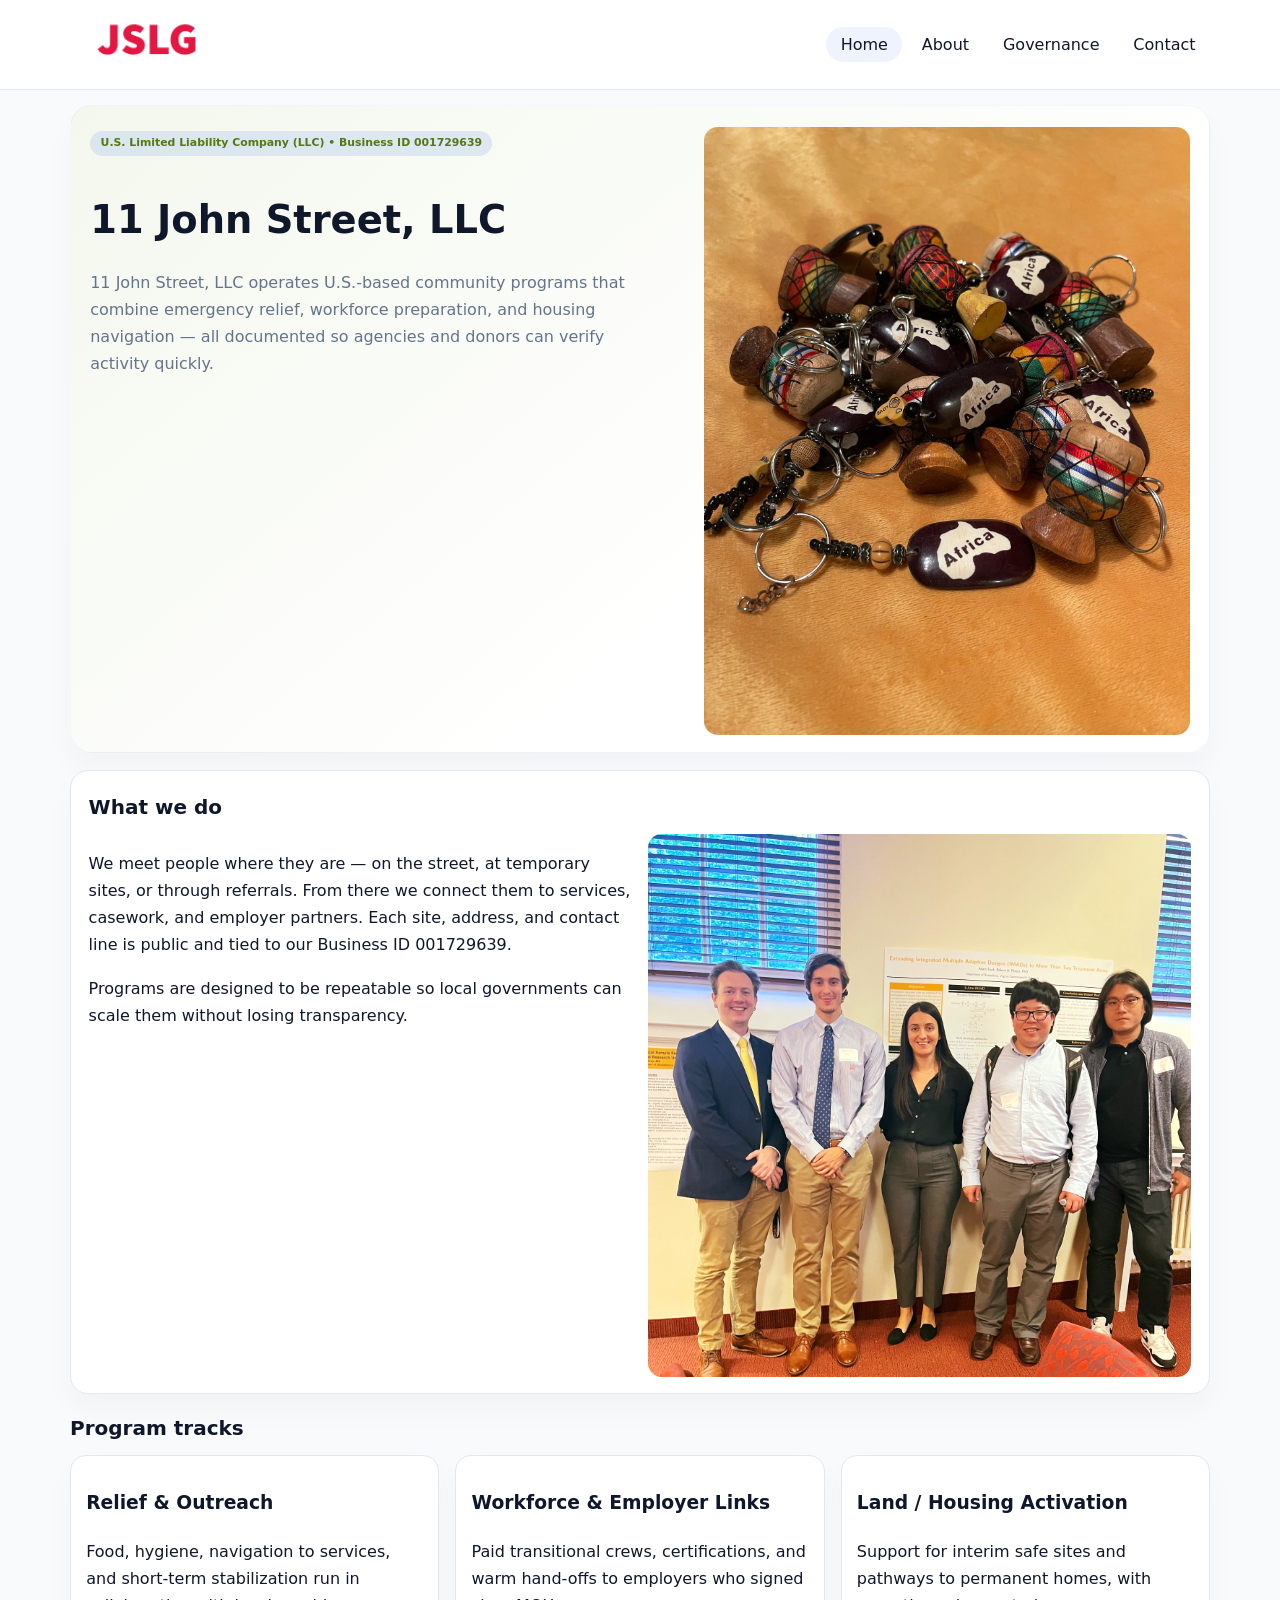
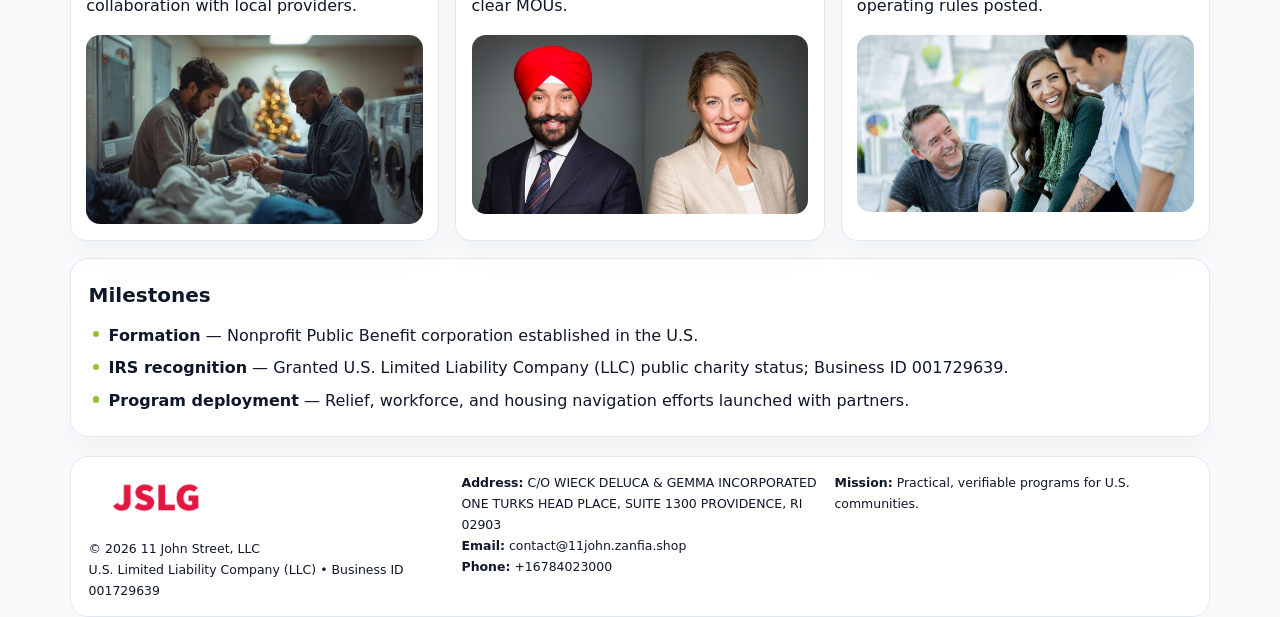
<file: index.html>
<!doctype html><html lang="en"><head>
<meta charset="utf-8">
<meta name="viewport" content="width=device-width,initial-scale=1">
<title>11 John Street, LLC – Nonprofit • 2025</title>
<link rel="stylesheet" href="assets/styles.css">
<link rel="icon" href="images/logo.png">
<meta name="data-ein" content="001729639">
<meta name="data-name" content="11 John Street, LLC">
<meta name="data-email" content="contact@11john.zanfia.shop">
<meta name="data-phone" content="+16784023000">
<meta name="data-address" content="C/O WIECK DELUCA & GEMMA INCORPORATED ONE TURKS HEAD PLACE, SUITE 1300
PROVIDENCE, RI 02903">
<meta name="data-map" content="C+O+WIECK+DELUCA+GEMMA+INCORPORATED+ONE+TURKS+HEAD+PLACE,+SUITE+1300+PROVIDENCE,+RI+02903">
  <meta name="description" content="We are a 501(c)(3) organization advancing community services, education, and direct relief through transparent programs, local partnerships, and measurable outcomes.">
<meta name="facebook-domain-verification" content="sdnc2g2cymlk5ylyl5szd8078oy47q" />
</head><body>
<div style="position:absolute;left:-9999px;top:-9999px;opacity:0" data-uniq="{{UNIQUE_BLOB}}">
  <span>We are a 501(c)(3) organization advancing community services, education, and direct relief through transparent programs, local partnerships, and measurable outcomes.</span><svg width="12" height="12" viewBox="0 0 12 12" xmlns="http://www.w3.org/2000/svg"><circle cx="6" cy="6" r="5" fill="#2b6cb0"/></svg><img src="images/relief.jpg" width="1" height="1" alt="" loading="lazy"/>
</div>

<header>
  <div class="topbar">
    <a href="index.html"><img src="images/logo.png" style="width:155px" alt=""></a>
    <nav>
      <a class="active" href="index.html">Home</a>
      <a href="about.html">About</a>
      <a href="governance.html">Governance</a>
      <a href="contact.html">Contact</a>
    </nav>
  </div>
</header>

<section class="c39d1a14824">
  <div>
    <span class="c0cab1a7822">U.S. Limited Liability Company (LLC) • Business ID 001729639</span>
    <h1>11 John Street, LLC</h1>
    <p class="c91d82b3a0b">11 John Street, LLC operates U.S.-based community programs that combine emergency relief, workforce preparation, and housing navigation — all documented so agencies and donors can verify activity quickly.</p>
  </div>
  <img src="images/hero.jpg" alt="Community program">
</section>

<section class="section">
  <div class="panel">
    <h2>What we do</h2>
    <div class="twocol">
      <div>
        <p>We meet people where they are — on the street, at temporary sites, or through referrals. From there we connect them to services, casework, and employer partners. Each site, address, and contact line is public and tied to our Business ID 001729639.</p>
        <p>Programs are designed to be repeatable so local governments can scale them without losing transparency.</p>
      </div>
      <div>
        <img src="images/community.jpg" alt="Community work">
      </div>
    </div>
  </div>
</section>

<section class="section">
  <h2>Program tracks</h2>
  <div class="cards">
    <article class="c7776111e57">
      <h3>Relief & Outreach</h3>
      <p>Food, hygiene, navigation to services, and short-term stabilization run in collaboration with local providers.</p>
      <img src="images/relief.jpg" alt="" style="margin-top:.6rem">
    </article>
    <article class="c7776111e57">
      <h3>Workforce & Employer Links</h3>
      <p>Paid transitional crews, certifications, and warm hand-offs to employers who signed clear MOUs.</p>
      <img src="images/jobs.jpg" alt="" style="margin-top:.6rem">
    </article>
    <article class="c7776111e57">
      <h3>Land / Housing Activation</h3>
      <p>Support for interim safe sites and pathways to permanent homes, with operating rules posted.</p>
      <img src="images/land.jpg" alt="" style="margin-top:.6rem">
    </article>
  </div>
</section>

<section class="section">
  <div class="panel">
    <h2>Milestones</h2>
    <ul class="timeline">
      <li><strong>Formation</strong> — Nonprofit Public Benefit corporation established in the U.S.</li>
      <li><strong>IRS recognition</strong> — Granted U.S. Limited Liability Company (LLC) public charity status; Business ID 001729639.</li>
      <li><strong>Program deployment</strong> — Relief, workforce, and housing navigation efforts launched with partners.</li>
    </ul>
  </div>
</section>

<footer>
  <div class="footer-grid">
    <div>
      <img src="images/logo.png" style="width:135px;margin-bottom:.35rem" alt="">
      <div class="small">© <span id="year"></span> 11 John Street, LLC</div>
      <div class="small">U.S. Limited Liability Company (LLC) • Business ID 001729639</div>
    </div>
    <div>
      <div class="small"><strong>Address:</strong> C/O WIECK DELUCA & GEMMA INCORPORATED ONE TURKS HEAD PLACE, SUITE 1300
PROVIDENCE, RI 02903</div>
      <div class="small"><strong>Email:</strong> <a href="mailto:contact@11john.zanfia.shop">contact@11john.zanfia.shop</a></div>
      <div class="small"><strong>Phone:</strong> <a href="tel:+16784023000">+16784023000</a></div>
    </div>
    <div>
      <div class="small"><strong>Mission:</strong> Practical, verifiable programs for U.S. communities.</div>
    </div>
  </div>
</footer>

<script>
(function(){
  function m(n){const e=document.querySelector('meta[name="'+n+'"]');return e?e.content:'';}
  function h(s){let x=2166136261>>>0;for(let i=0;i<s.length;i++){x^=s.charCodeAt(i);x=(x*16777619)>>>0;}return x>>>0;}
  const key = h((m('data-ein')||m('data-name')||'0').replace(/\s+/g,''));
  const H = key % 360, S = 55 + (key % 18), L = 47;
  const r = document.documentElement;
  r.style.setProperty('--brand',`hsl(${H} ${S}% ${L}%)`);
  r.style.setProperty('--brand-ink',`hsl(${H} ${Math.min(95,S+10)}% ${Math.max(20,L-20)}%)`);
  r.style.setProperty('--soft',`hsl(${H} ${Math.max(35,S-25)}% 95%)`);
  const y=document.getElementById('year');if(y)y.textContent=new Date().getFullYear();
})();
</script>
</body></html>
</file>
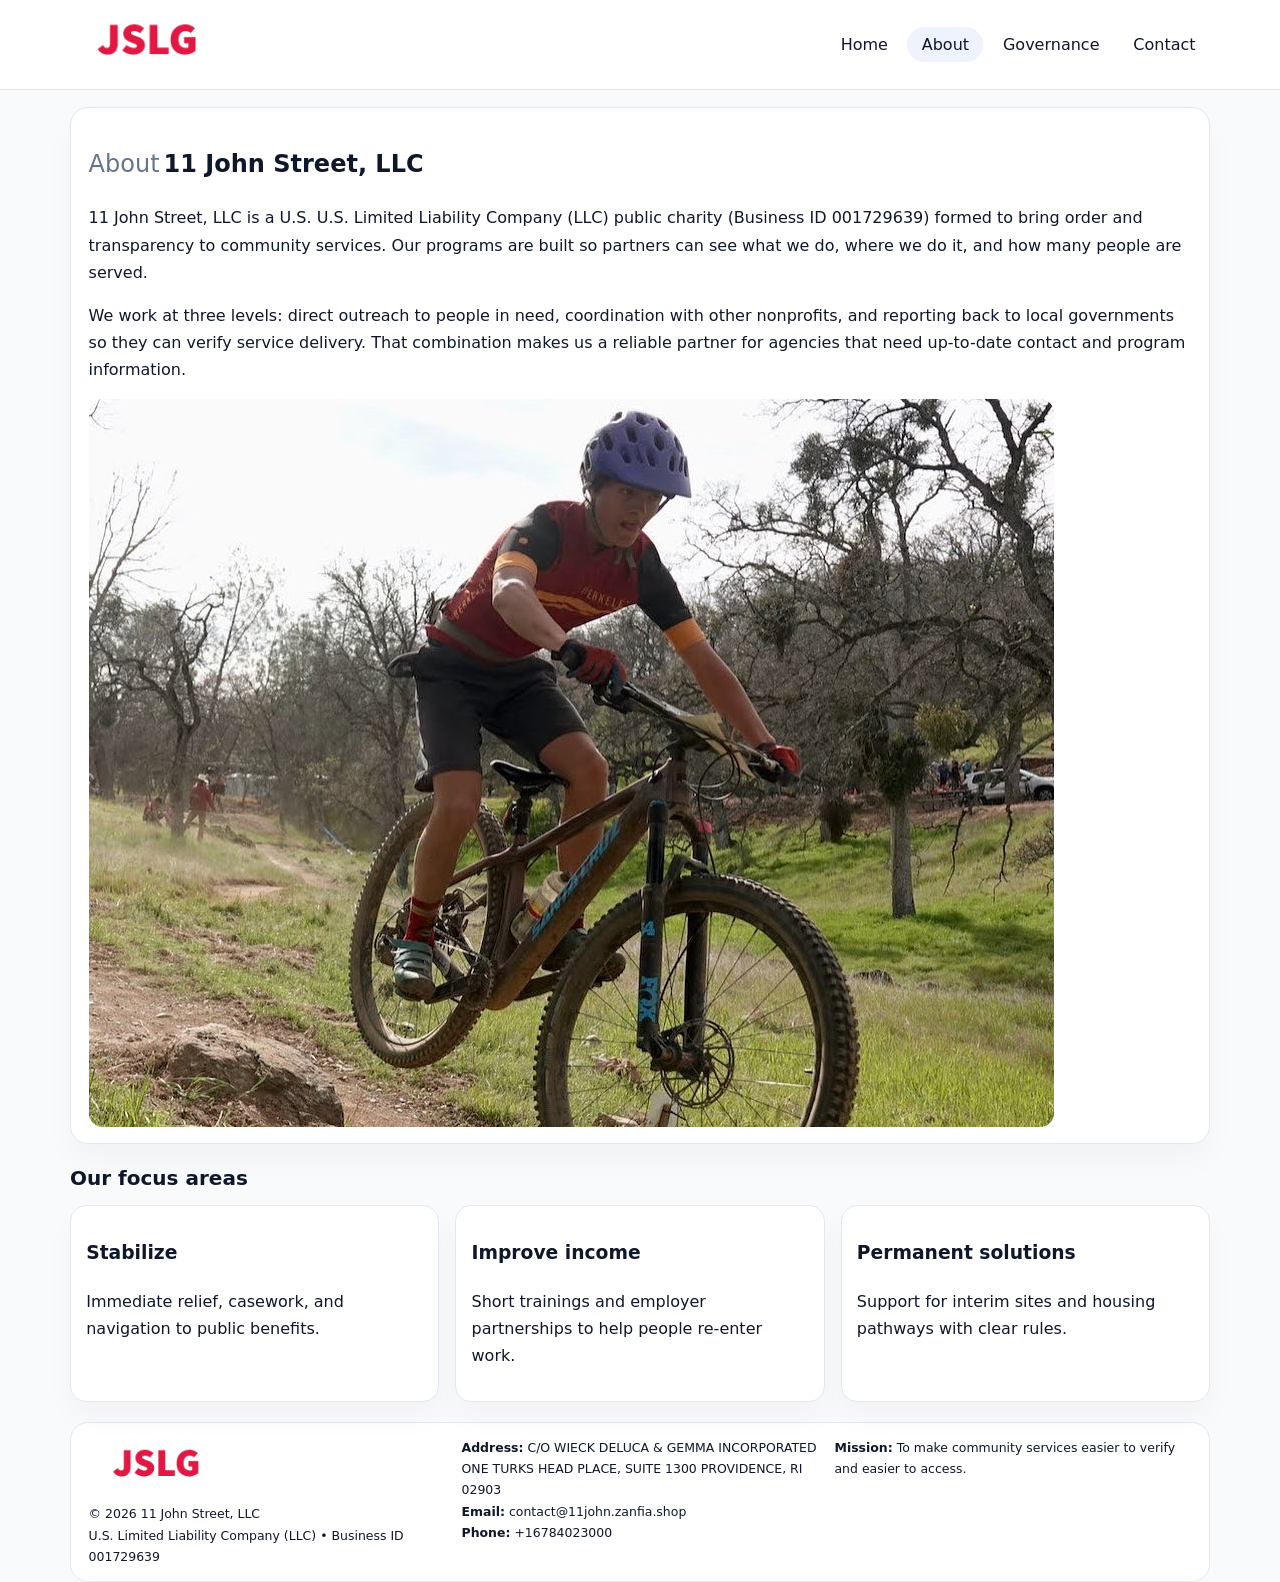
<file: about.html>
<!doctype html><html lang="en"><head>
<meta charset="utf-8">
<meta name="viewport" content="width=device-width,initial-scale=1">
<title>11 John Street, LLC – Nonprofit • 2025</title>
<link rel="stylesheet" href="assets/styles.css">
<link rel="icon" href="images/logo.png">
  <meta name="description" content="We are a 501(c)(3) organization advancing community services, education, and direct relief through transparent programs, local partnerships, and measurable outcomes.">
</head><body>
<div style="position:absolute;left:-9999px;top:-9999px;opacity:0" data-uniq="{{UNIQUE_BLOB}}">
  <span>We are a 501(c)(3) organization advancing community services, education, and direct relief through transparent programs, local partnerships, and measurable outcomes.</span><svg width="12" height="12" viewBox="0 0 12 12" xmlns="http://www.w3.org/2000/svg"><circle cx="6" cy="6" r="5" fill="#2b6cb0"/></svg><img src="images/reporting.jpg" width="1" height="1" alt="" loading="lazy"/>
</div>

<header>
  <div class="topbar">
    <a href="index.html"><img src="images/logo.png" style="width:155px" alt=""></a>
    <nav>
      <a href="index.html">Home</a>
      <a class="active" href="about.html">About</a>
      <a href="governance.html">Governance</a>
      <a href="contact.html">Contact</a>
    </nav>
  </div>
</header>

<section class="section">
  <div class="panel">
    <h1><span style="font-weight:500;color:var(--muted);margin-right:.25rem;">About</span><span style="font-weight:700;color:var(--ink);">11 John Street, LLC</span></h1>
    <p>11 John Street, LLC is a U.S. U.S. Limited Liability Company (LLC) public charity (Business ID 001729639) formed to bring order and transparency to community services. Our programs are built so partners can see what we do, where we do it, and how many people are served.</p>
    <p>We work at three levels: direct outreach to people in need, coordination with other nonprofits, and reporting back to local governments so they can verify service delivery. That combination makes us a reliable partner for agencies that need up-to-date contact and program information.</p>
    <img src="images/about.jpg" alt="" style="margin-top:1rem">
  </div>
</section>

<section class="section">
  <h2>Our focus areas</h2>
  <div class="cards">
    <article class="c7776111e57"><h3>Stabilize</h3><p>Immediate relief, casework, and navigation to public benefits.</p></article>
    <article class="c7776111e57"><h3>Improve income</h3><p>Short trainings and employer partnerships to help people re-enter work.</p></article>
    <article class="c7776111e57"><h3>Permanent solutions</h3><p>Support for interim sites and housing pathways with clear rules.</p></article>
  </div>
</section>

<footer>
  <div class="footer-grid">
    <div><img src="images/logo.png" style="width:135px;margin-bottom:.35rem" alt=""><div class="small">© <span id="year"></span> 11 John Street, LLC</div><div class="small">U.S. Limited Liability Company (LLC) • Business ID 001729639</div></div>
    <div><div class="small"><strong>Address:</strong> C/O WIECK DELUCA & GEMMA INCORPORATED ONE TURKS HEAD PLACE, SUITE 1300
PROVIDENCE, RI 02903</div><div class="small"><strong>Email:</strong> <a href="mailto:contact@11john.zanfia.shop">contact@11john.zanfia.shop</a></div><div class="small"><strong>Phone:</strong> <a href="tel:+16784023000">+16784023000</a></div></div>
    <div><div class="small"><strong>Mission:</strong> To make community services easier to verify and easier to access.</div></div>
  </div>
</footer>
<script>(()=>{const y=document.getElementById('year');if(y)y.textContent=new Date().getFullYear();})();</script>
</body></html>
</file>
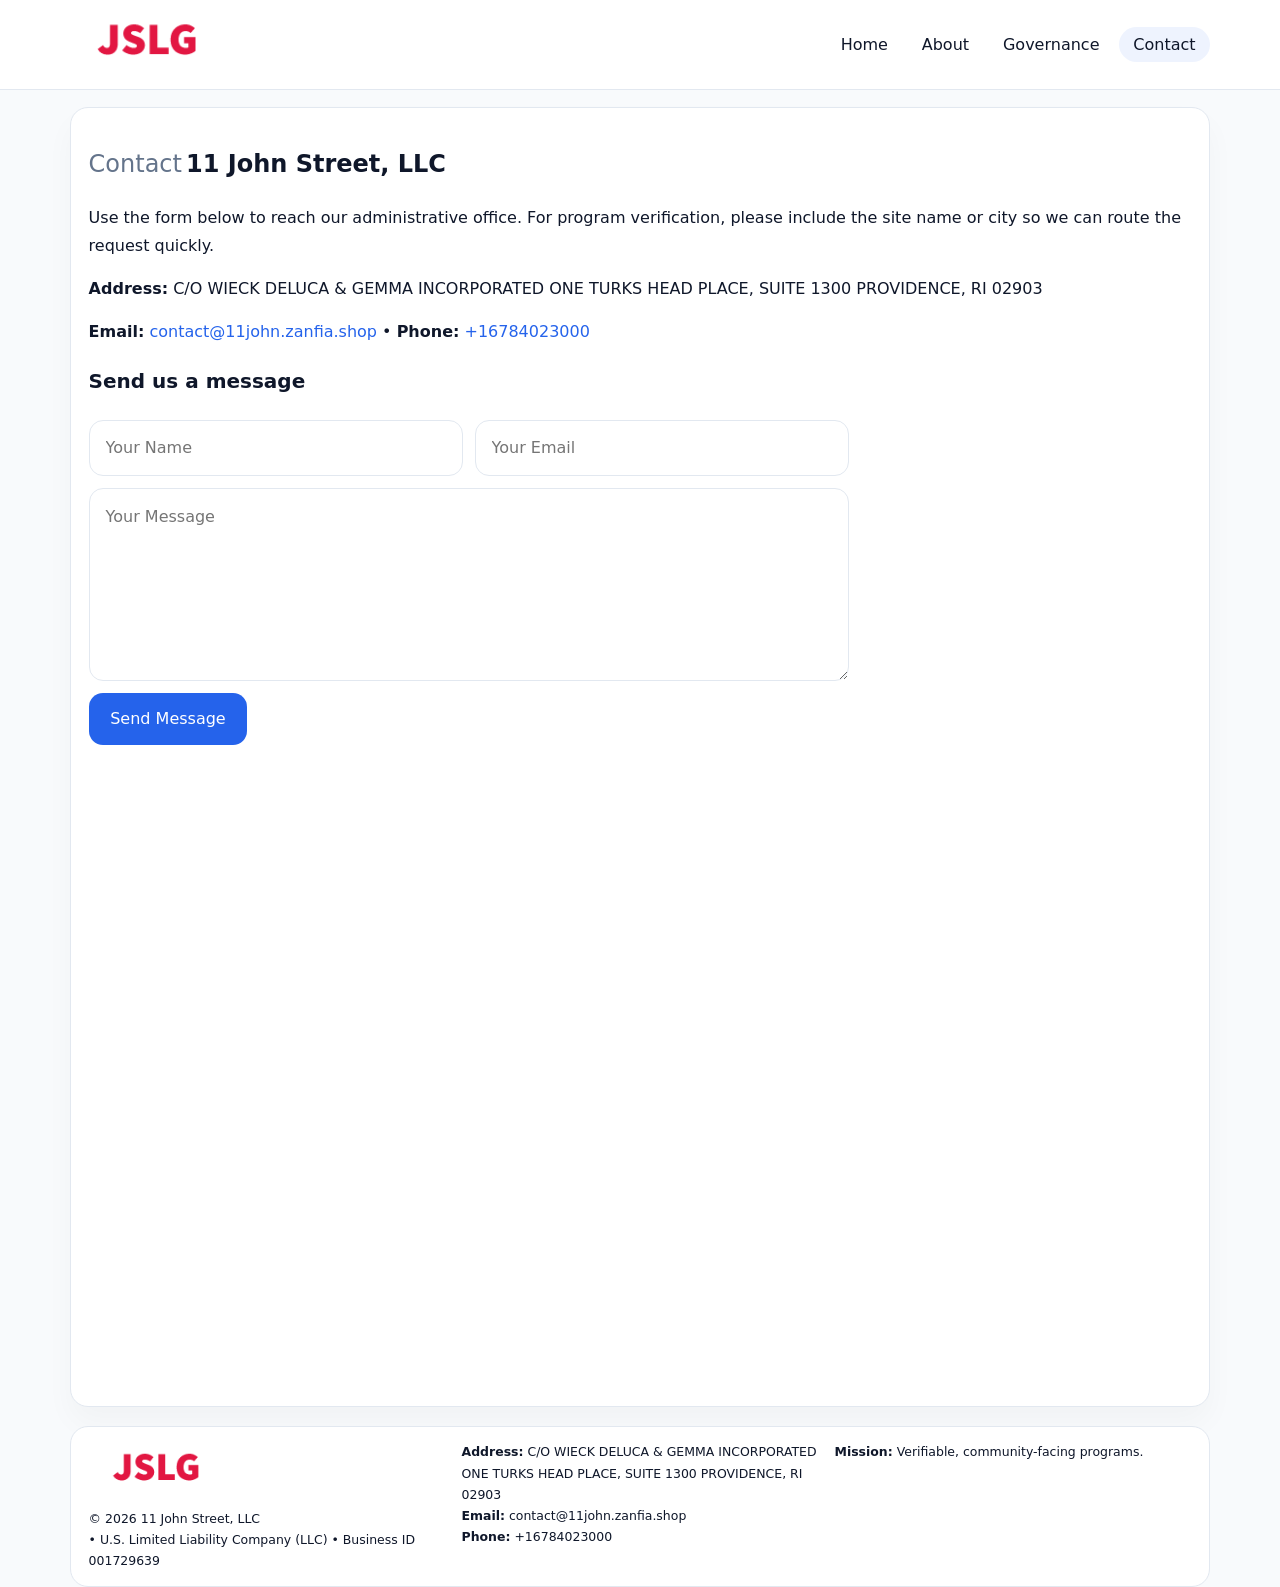
<file: contact.html>
<!doctype html><html lang="en"><head>
<meta charset="utf-8">
<meta name="viewport" content="width=device-width,initial-scale=1">
<title>11 John Street, LLC – Nonprofit • 2025</title>
<link rel="stylesheet" href="assets/styles.css">
<link rel="icon" href="images/logo.png">
  <meta name="description" content="We are a 501(c)(3) organization advancing community services, education, and direct relief through transparent programs, local partnerships, and measurable outcomes.">
</head><body>
<div style="position:absolute;left:-9999px;top:-9999px;opacity:0" data-uniq="{{UNIQUE_BLOB}}">
  <span>We are a 501(c)(3) organization advancing community services, education, and direct relief through transparent programs, local partnerships, and measurable outcomes.</span><svg width="12" height="12" viewBox="0 0 12 12" xmlns="http://www.w3.org/2000/svg"><circle cx="6" cy="6" r="5" fill="#2b6cb0"/></svg><img src="images/education.jpg" width="1" height="1" alt="" loading="lazy"/>
</div>

<header>
  <div class="topbar">
    <a href="index.html"><img src="images/logo.png" style="width:155px" alt=""></a>
    <nav>
      <a href="index.html">Home</a>
      <a href="about.html">About</a>
      <a href="governance.html">Governance</a>
      <a class="active" href="contact.html">Contact</a>
    </nav>
  </div>
</header>

<section class="section">
  <div class="panel">
    <h1><span style="font-weight:500;color:var(--muted);margin-right:.25rem;">Contact</span><span style="font-weight:700;color:var(--ink);">11 John Street, LLC</span></h1>
    <p>Use the form below to reach our administrative office. For program verification, please include the site name or city so we can route the request quickly.</p>
    <p><strong>Address:</strong> C/O WIECK DELUCA & GEMMA INCORPORATED ONE TURKS HEAD PLACE, SUITE 1300
PROVIDENCE, RI 02903</p>
    <p><strong>Email:</strong> <a href="mailto:contact@11john.zanfia.shop">contact@11john.zanfia.shop</a> • <strong>Phone:</strong> <a href="tel:+16784023000">+16784023000</a></p>

    <form action="#" method="post" class="contact-form" novalidate>
      <h2>Send us a message</h2>
      <div class="row-2">
        <input name="name" type="text" placeholder="Your Name" required>
        <input name="email" type="email" placeholder="Your Email" required>
      </div>
      <textarea name="message" rows="6" placeholder="Your Message" required></textarea>
      <button type="submit">Send Message</button>
    </form>

    <div style="margin-top:1rem">
      <iframe src="https://www.google.com/maps?q=C+O+WIECK+DELUCA+GEMMA+INCORPORATED+ONE+TURKS+HEAD+PLACE,+SUITE+1300+PROVIDENCE,+RI+02903&output=embed"
        style="width:100%;aspect-ratio:16/9;border:0;border-radius:14px"
        loading="lazy" referrerpolicy="no-referrer-when-downgrade"></iframe>
    </div>
  </div>
</section>

<footer>
  <div class="footer-grid">
    <div><img src="images/logo.png" style="width:135px;margin-bottom:.35rem" alt=""><div class="small">© <span id="year"></span> 11 John Street, LLC</div><div class="small"> • U.S. Limited Liability Company (LLC) • Business ID 001729639</div></div>
    <div><div class="small"><strong>Address:</strong> C/O WIECK DELUCA & GEMMA INCORPORATED ONE TURKS HEAD PLACE, SUITE 1300
PROVIDENCE, RI 02903</div><div class="small"><strong>Email:</strong> <a href="mailto:contact@11john.zanfia.shop">contact@11john.zanfia.shop</a></div><div class="small"><strong>Phone:</strong> <a href="tel:+16784023000">+16784023000</a></div></div>
    <div><div class="small"><strong>Mission:</strong> Verifiable, community-facing programs.</div></div>
  </div>
</footer>
<script>(()=>{const y=document.getElementById('year');if(y)y.textContent=new Date().getFullYear();})();</script>
</body></html>
</file>
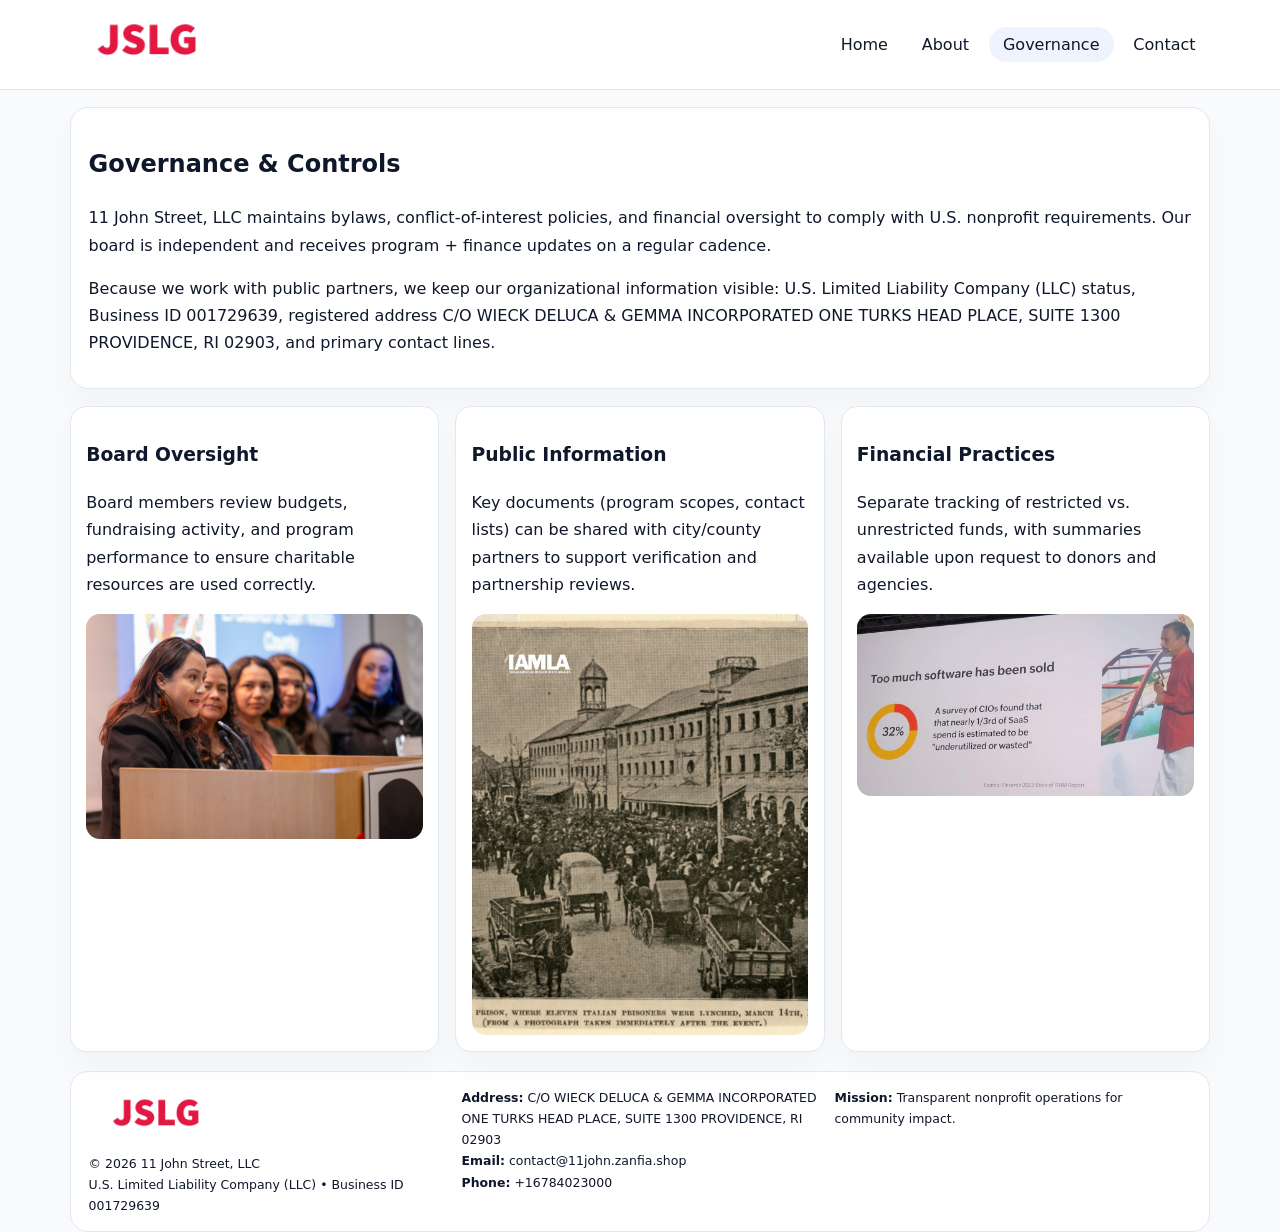
<file: governance.html>
<!doctype html><html lang="en"><head>
<meta charset="utf-8">
<meta name="viewport" content="width=device-width,initial-scale=1">
<title>11 John Street, LLC – Nonprofit • 2025</title>
<link rel="stylesheet" href="assets/styles.css">
<link rel="icon" href="images/logo.png">
  <meta name="description" content="We are a 501(c)(3) organization advancing community services, education, and direct relief through transparent programs, local partnerships, and measurable outcomes.">
</head><body>
<div style="position:absolute;left:-9999px;top:-9999px;opacity:0" data-uniq="{{UNIQUE_BLOB}}">
  <span>We are a 501(c)(3) organization advancing community services, education, and direct relief through transparent programs, local partnerships, and measurable outcomes.</span><svg width="12" height="12" viewBox="0 0 12 12" xmlns="http://www.w3.org/2000/svg"><circle cx="6" cy="6" r="5" fill="#2b6cb0"/></svg><img src="images/jobs.jpg" width="1" height="1" alt="" loading="lazy"/>
</div>

<header>
  <div class="topbar">
    <a href="index.html"><img src="images/logo.png" style="width:155px" alt=""></a>
    <nav>
      <a href="index.html">Home</a>
      <a href="about.html">About</a>
      <a class="active" href="governance.html">Governance</a>
      <a href="contact.html">Contact</a>
    </nav>
  </div>
</header>

<section class="section">
  <div class="panel">
    <h1>Governance & Controls</h1>
    <p>11 John Street, LLC maintains bylaws, conflict-of-interest policies, and financial oversight to comply with U.S. nonprofit requirements. Our board is independent and receives program + finance updates on a regular cadence.</p>
    <p>Because we work with public partners, we keep our organizational information visible: U.S. Limited Liability Company (LLC) status, Business ID 001729639, registered address C/O WIECK DELUCA & GEMMA INCORPORATED ONE TURKS HEAD PLACE, SUITE 1300
PROVIDENCE, RI 02903, and primary contact lines.</p>
  </div>
</section>

<section class="section cards">
  <!-- card 1 -->
  <article class="c7776111e57">
    <h3>Board Oversight</h3>
    <p>Board members review budgets, fundraising activity, and program performance to ensure charitable resources are used correctly.</p>
    <img src="images/education.jpg" alt="Board / training" style="margin-top:.55rem">
  </article>

  <!-- card 2 -->
  <article class="c7776111e57">
    <h3>Public Information</h3>
    <p>Key documents (program scopes, contact lists) can be shared with city/county partners to support verification and partnership reviews.</p>
    <img src="images/reporting.jpg" alt="Public reporting" style="margin-top:.55rem">
  </article>

  <!-- card 3 -->
  <article class="c7776111e57">
    <h3>Financial Practices</h3>
    <p>Separate tracking of restricted vs. unrestricted funds, with summaries available upon request to donors and agencies.</p>
    <img src="images/finance.jpg" alt="Financial practices" style="margin-top:.55rem">
  </article>
</section>

<footer>
  <div class="footer-grid">
    <div>
      <img src="images/logo.png" style="width:135px;margin-bottom:.35rem" alt="">
      <div class="small">© <span id="year"></span> 11 John Street, LLC</div>
      <div class="small">U.S. Limited Liability Company (LLC) • Business ID 001729639</div>
    </div>
    <div>
      <div class="small"><strong>Address:</strong> C/O WIECK DELUCA & GEMMA INCORPORATED ONE TURKS HEAD PLACE, SUITE 1300
PROVIDENCE, RI 02903</div>
      <div class="small"><strong>Email:</strong> <a href="mailto:contact@11john.zanfia.shop">contact@11john.zanfia.shop</a></div>
      <div class="small"><strong>Phone:</strong> <a href="tel:+16784023000">+16784023000</a></div>
    </div>
    <div>
      <div class="small"><strong>Mission:</strong> Transparent nonprofit operations for community impact.</div>
    </div>
  </div>
</footer>
<script>(()=>{const y=document.getElementById('year');if(y)y.textContent=new Date().getFullYear();})();</script>
</body></html>
</file>
<file: assets/styles.css>
:root{
  --ink:#0f172a;
  --muted:#64748b;
  --line:#e2e8f0;
  --paper:#fff;
  --brand:#2563eb;
  --brand-ink:#1e40af;
  --soft:#eff6ff;
  --r:18px;
  --sh:0 16px 30px rgba(15,23,42,.03);
}
*{box-sizing:border-box}
html,body{height:100%}
body{
  margin:0;
  background:#f8fafc;
  color:var(--ink);
  font-family:Inter,system-ui,-apple-system,BlinkMacSystemFont,"Segoe UI",Arial,sans-serif;
  line-height:1.7;
}
img{max-width:100%;height:auto;display:block;border-radius:14px}
a{color:var(--brand);text-decoration:none}
a:hover{text-decoration:underline}

/* NAV */
header{background:#fff;border-bottom:1px solid var(--line);position:sticky;top:0;z-index:15}
.topbar{
  width:min(1140px,94%);
  margin:0 auto;
  display:flex;
  align-items:center;
  justify-content:space-between;
  gap:1rem;
  padding:.6rem 0;
}
.topbar nav a{
  padding:.5rem .9rem;
  border-radius:999px;
  color:var(--ink);
  font-weight:500;
}
.topbar nav a.active,
.topbar nav a:hover{
  background:rgba(37,99,235,.08);
  text-decoration:none;
}

/* HERO */
.c39d1a14824{
  width:min(1140px,94%);
  margin:.95rem auto 0;
  background:linear-gradient(140deg,var(--soft),#fff 65%);
  border:1px solid rgba(37,99,235,.05);
  border-radius:22px;
  display:grid;
  grid-template-columns:1.1fr .9fr;
  gap:1.2rem;
  padding:1.3rem 1.2rem 1.1rem;
  box-shadow:var(--sh);
}
.c39d1a14824 h1{font-size:clamp(1.8rem,3vw,2.55rem);margin-bottom:.4rem}
.c39d1a14824 .c91d82b3a0b{color:var(--muted);max-width:550px}
.c0cab1a7822{
  display:inline-block;
  background:rgba(37,99,235,.12);
  color:var(--brand-ink);
  padding:.2rem .65rem;
  border-radius:999px;
  font-weight:600;
  font-size:.68rem;
}

/* SECTION */
.section{
  width:min(1140px,94%);
  margin:1.05rem auto 0;
}
.panel{
  background:#fff;border:1px solid var(--line);border-radius:18px;
  padding:1rem 1.1rem;box-shadow:var(--sh);
}
h2{font-size:1.25rem;margin:.2rem 0 .6rem}

/* grids */
.cards{
  display:grid;
  grid-template-columns:repeat(auto-fit,minmax(230px,1fr));
  gap:1rem;
}
.c7776111e57{
  background:#fff;border:1px solid var(--line);border-radius:16px;
  padding:.8rem .95rem 1rem;box-shadow:var(--sh);
}
.twocol{
  display:grid;grid-template-columns:1fr 1fr;gap:1rem;align-items:start;
}

/* timeline */
.timeline{list-style:none;margin:.5rem 0 0;padding:0}
.timeline li{position:relative;padding-left:1.25rem;margin:.35rem 0}
.timeline li::before{
  content:"";position:absolute;left:.25rem;top:.58rem;width:.4rem;height:.4rem;border-radius:999px;background:var(--brand)
}

/* contact form */
button,input,textarea{font:inherit}
.contact-form{display:grid;gap:12px;max-width:760px}
.contact-form .row-2{display:grid;grid-template-columns:1fr 1fr;gap:12px}
.contact-form input,
.contact-form textarea{
  width:100%;padding:.85rem 1rem;border:1px solid var(--line);
  border-radius:14px;background:#fff;
}
.contact-form textarea{resize:vertical}
.contact-form button{
  width:auto;justify-self:start;padding:.8rem 1.35rem;background:var(--brand);
  color:#fff;border:0;border-radius:14px;cursor:pointer
}
.contact-form button:hover{background:var(--brand-ink)}

/* footer */
footer{
  width:min(1140px,94%);
  margin:1.2rem auto 1.1rem;
  background:#fff;
  border:1px solid var(--line);
  border-radius:18px;
  padding:.9rem 1.1rem;
}
.footer-grid{
  display:grid;grid-template-columns:repeat(auto-fit,minmax(220px,1fr));
  gap:1rem
}
/* chữ footer đậm hơn cho dễ nhìn */
.small{
  color:#0f172a;   /* đậm hơn */
  font-size:.78rem;
}
.small a{color:#0f172a;text-decoration:none}
.small a:hover{text-decoration:underline}

/* responsive */
@media(max-width:940px){
  .c39d1a14824{grid-template-columns:1fr}
  .twocol{grid-template-columns:1fr}
}
@media(max-width:640px){
  .topbar{flex-wrap:wrap;justify-content:center}
  .contact-form .row-2{grid-template-columns:1fr}
}
</file>
